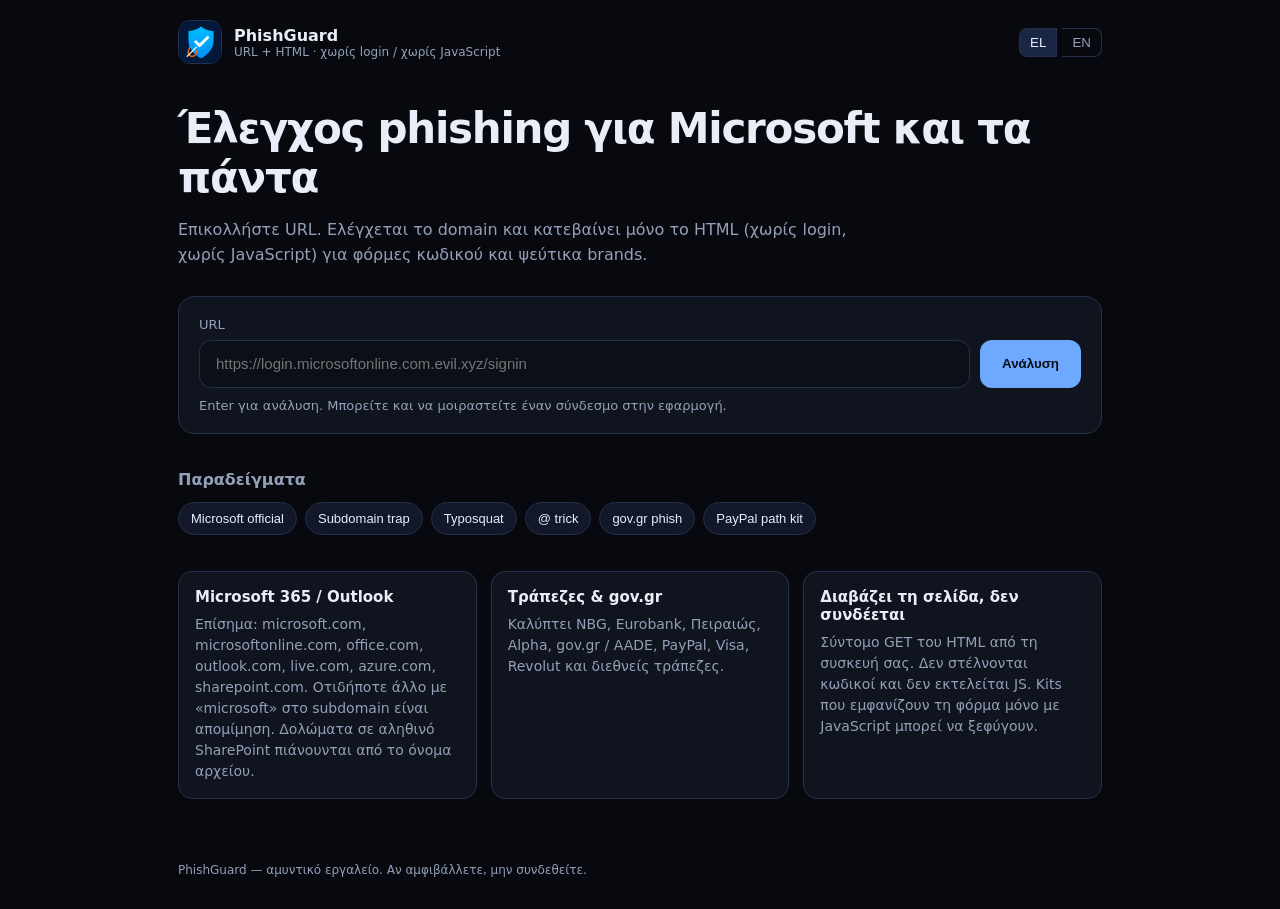
<file: android/app/src/main/assets/www/index.html>
<!DOCTYPE html>
<html lang="el">
<head>
  <meta charset="utf-8" />
  <meta name="viewport" content="width=device-width, initial-scale=1, viewport-fit=cover" />
  <link rel="icon" href="logo-64.png" type="image/png" />
  <link rel="stylesheet" href="styles.css" />
  <title>PhishGuard</title>
</head>
<body>
  <div class="bg"></div>
  <header class="top">
    <div class="brand">
      <span class="shield" aria-hidden="true"><img src="logo-64.png" alt="PhishGuard" width="40" height="40" /></span>
      <div>
        <strong>PhishGuard</strong>
        <span class="tag">URL + HTML · χωρίς login / χωρίς JavaScript</span>
      </div>
    </div>
    <div class="lang">
      <button type="button" data-lang="el" class="on">EL</button>
      <button type="button" data-lang="en">EN</button>
    </div>
  </header>

  <main>
    <section class="hero">
      <h1 data-i18n="hero">Έλεγχος phishing για Microsoft και τα πάντα</h1>
      <p class="lede" data-i18n="lede">
        Επικολλήστε URL. Ελέγχεται το domain και κατεβαίνει μόνο το HTML (χωρίς login, χωρίς JavaScript)
        για φόρμες κωδικού και ψεύτικα brands.
      </p>
    </section>

    <form id="form" class="panel">
      <label for="url" data-i18n="label">URL</label>
      <div class="row">
        <input id="url" name="url" type="text" autocomplete="off" spellcheck="false" inputmode="url"
               placeholder="https://login.microsoftonline.com.evil.xyz/signin" />
        <button type="submit" data-i18n="analyze">Ανάλυση</button>
      </div>
      <p class="hint" data-i18n="hint">Enter για ανάλυση. Δοκιμάστε τα παραδείγματα παρακάτω.</p>
    </form>

    <div id="result" class="result hidden" aria-live="polite"></div>

    <section class="examples">
      <h2 data-i18n="examples">Παραδείγματα</h2>
      <div class="chips" id="chips"></div>
    </section>

    <section class="grid">
      <article>
        <h3 data-i18n="c1t">Microsoft 365 / Outlook</h3>
        <p data-i18n="c1"></p>
      </article>
      <article>
        <h3 data-i18n="c2t">Τράπεζες & gov.gr</h3>
        <p data-i18n="c2"></p>
      </article>
      <article>
        <h3 data-i18n="c3t">Διαβάζει τη σελίδα, δεν συνδέεται</h3>
        <p data-i18n="c3"></p>
      </article>
    </section>
  </main>

  <footer>
    <span data-i18n="footer"></span>
  </footer>
  <script src="catalog.js"></script>
  <script src="engine.js"></script>
  <script src="app.js"></script>
</body>
</html>
</file>
<file: android/app/src/main/assets/www/styles.css>
:root {
  --bg: #07090f;
  --panel: #10141e;
  --line: #243049;
  --text: #e8edf7;
  --muted: #93a0b8;
  --accent: #6ea8ff;
  --good: #3dd68c;
  --warn: #f5c542;
  --bad: #ff5d6c;
  --info: #7aa2ff;
  --radius: 16px;
  font-family: "Segoe UI", "Noto Sans", system-ui, sans-serif;
}

* { box-sizing: border-box; }
html, body { margin: 0; min-height: 100%; background: var(--bg); color: var(--text); }
body { padding-top: env(safe-area-inset-top); padding-bottom: env(safe-area-inset-bottom); }
.row button { min-height: 48px; }
.row input { min-height: 48px; }
.bg {
  position: fixed; inset: 0; z-index: -1;
  background:
    radial-gradient(900px 500px at 10% -10%, #1b3a7a55, transparent 60%),
    radial-gradient(700px 400px at 100% 0%, #3a1b7a33, transparent 55%),
    var(--bg);
}

.top {
  display: flex; justify-content: space-between; align-items: center;
  padding: 20px 28px; max-width: 980px; margin: 0 auto;
}
.brand { display: flex; gap: 12px; align-items: center; }
.shield {
  width: 44px; height: 44px; display: grid; place-items: center;
  border-radius: 12px; background: #0b1220; overflow: hidden;
  border: 1px solid var(--line);
}
.shield img { width: 44px; height: 44px; display: block; object-fit: cover; }
.tag { display: block; color: var(--muted); font-size: 12px; font-weight: 500; }
.lang button {
  background: transparent; color: var(--muted); border: 1px solid var(--line);
  padding: 6px 10px; cursor: pointer;
}
.lang button:first-child { border-radius: 8px 0 0 8px; }
.lang button:last-child { border-radius: 0 8px 8px 0; border-left: 0; }
.lang button.on { color: var(--text); background: #1a2744; }

main { max-width: 980px; margin: 0 auto; padding: 8px 28px 64px; }
.hero h1 { font-size: clamp(28px, 4vw, 42px); letter-spacing: -0.03em; margin: 12px 0 8px; }
.lede { color: var(--muted); line-height: 1.55; max-width: 70ch; }

.panel {
  margin-top: 28px; padding: 20px; background: var(--panel);
  border: 1px solid var(--line); border-radius: var(--radius);
}
.panel label { display: block; font-size: 13px; color: var(--muted); margin-bottom: 8px; }
.row { display: flex; gap: 10px; }
.row input {
  flex: 1; min-width: 0; padding: 14px 16px; border-radius: 12px;
  border: 1px solid var(--line); background: #0b0f18; color: var(--text); font-size: 15px;
}
.row button {
  padding: 14px 22px; border: 0; border-radius: 12px; cursor: pointer;
  background: var(--accent); color: #071018; font-weight: 700;
}
.hint { color: var(--muted); font-size: 13px; margin: 10px 0 0; }

.result {
  margin-top: 20px; padding: 22px; border-radius: var(--radius);
  border: 1px solid var(--line); background: var(--panel);
}
.result.hidden { display: none; }
.verdict {
  display: flex; justify-content: space-between; align-items: flex-start; gap: 16px; flex-wrap: wrap;
}
.badge {
  display: inline-block; padding: 6px 12px; border-radius: 999px; font-weight: 700; font-size: 13px;
  letter-spacing: 0.04em; text-transform: uppercase;
}
.badge.official, .badge.likely_safe { background: #143528; color: var(--good); }
.badge.suspicious { background: #3a2f0d; color: var(--warn); }
.badge.phishing, .badge.dangerous, .badge.invalid { background: #3a1218; color: var(--bad); }
.meter { height: 8px; background: #1a2233; border-radius: 99px; margin: 14px 0 6px; overflow: hidden; }
.meter > span { display: block; height: 100%; background: var(--bad); }
.meter.ok > span { background: var(--good); }
.meter.warn > span { background: var(--warn); }
.meta { color: var(--muted); font-size: 13px; word-break: break-all; }
.findings { list-style: none; padding: 0; margin: 18px 0 0; display: grid; gap: 10px; }
.findings li {
  padding: 12px 14px; border-radius: 12px; background: #0b0f18; border: 1px solid var(--line);
}
.findings .sev { font-size: 11px; font-weight: 700; letter-spacing: 0.06em; text-transform: uppercase; color: var(--muted); }
.findings .sev.critical, .findings .sev.high { color: var(--bad); }
.findings .sev.medium { color: var(--warn); }
.findings .sev.info { color: var(--good); }
.findings h4 { margin: 4px 0 4px; font-size: 15px; }
.findings p { margin: 0; color: var(--muted); font-size: 14px; line-height: 1.45; }

.examples { margin-top: 36px; }
.examples h2 { font-size: 16px; color: var(--muted); font-weight: 600; }
.chips { display: flex; flex-wrap: wrap; gap: 8px; }
.chips button {
  background: #12182a; color: var(--text); border: 1px solid var(--line);
  border-radius: 999px; padding: 8px 12px; cursor: pointer; font-size: 13px;
}
.chips button:hover { border-color: var(--accent); }

.grid {
  margin-top: 36px; display: grid; gap: 14px;
  grid-template-columns: repeat(auto-fit, minmax(240px, 1fr));
}
.grid article {
  padding: 16px; background: var(--panel); border: 1px solid var(--line); border-radius: 14px;
}
.grid h3 { margin: 0 0 8px; font-size: 15px; }
.grid p { margin: 0; color: var(--muted); font-size: 14px; line-height: 1.5; }

footer {
  max-width: 980px; margin: 0 auto; padding: 0 28px 32px; color: var(--muted); font-size: 12px;
}

@media (max-width: 640px) {
  .row { flex-direction: column; }
  main, .top, footer { padding-left: 16px; padding-right: 16px; }
}
</file>
